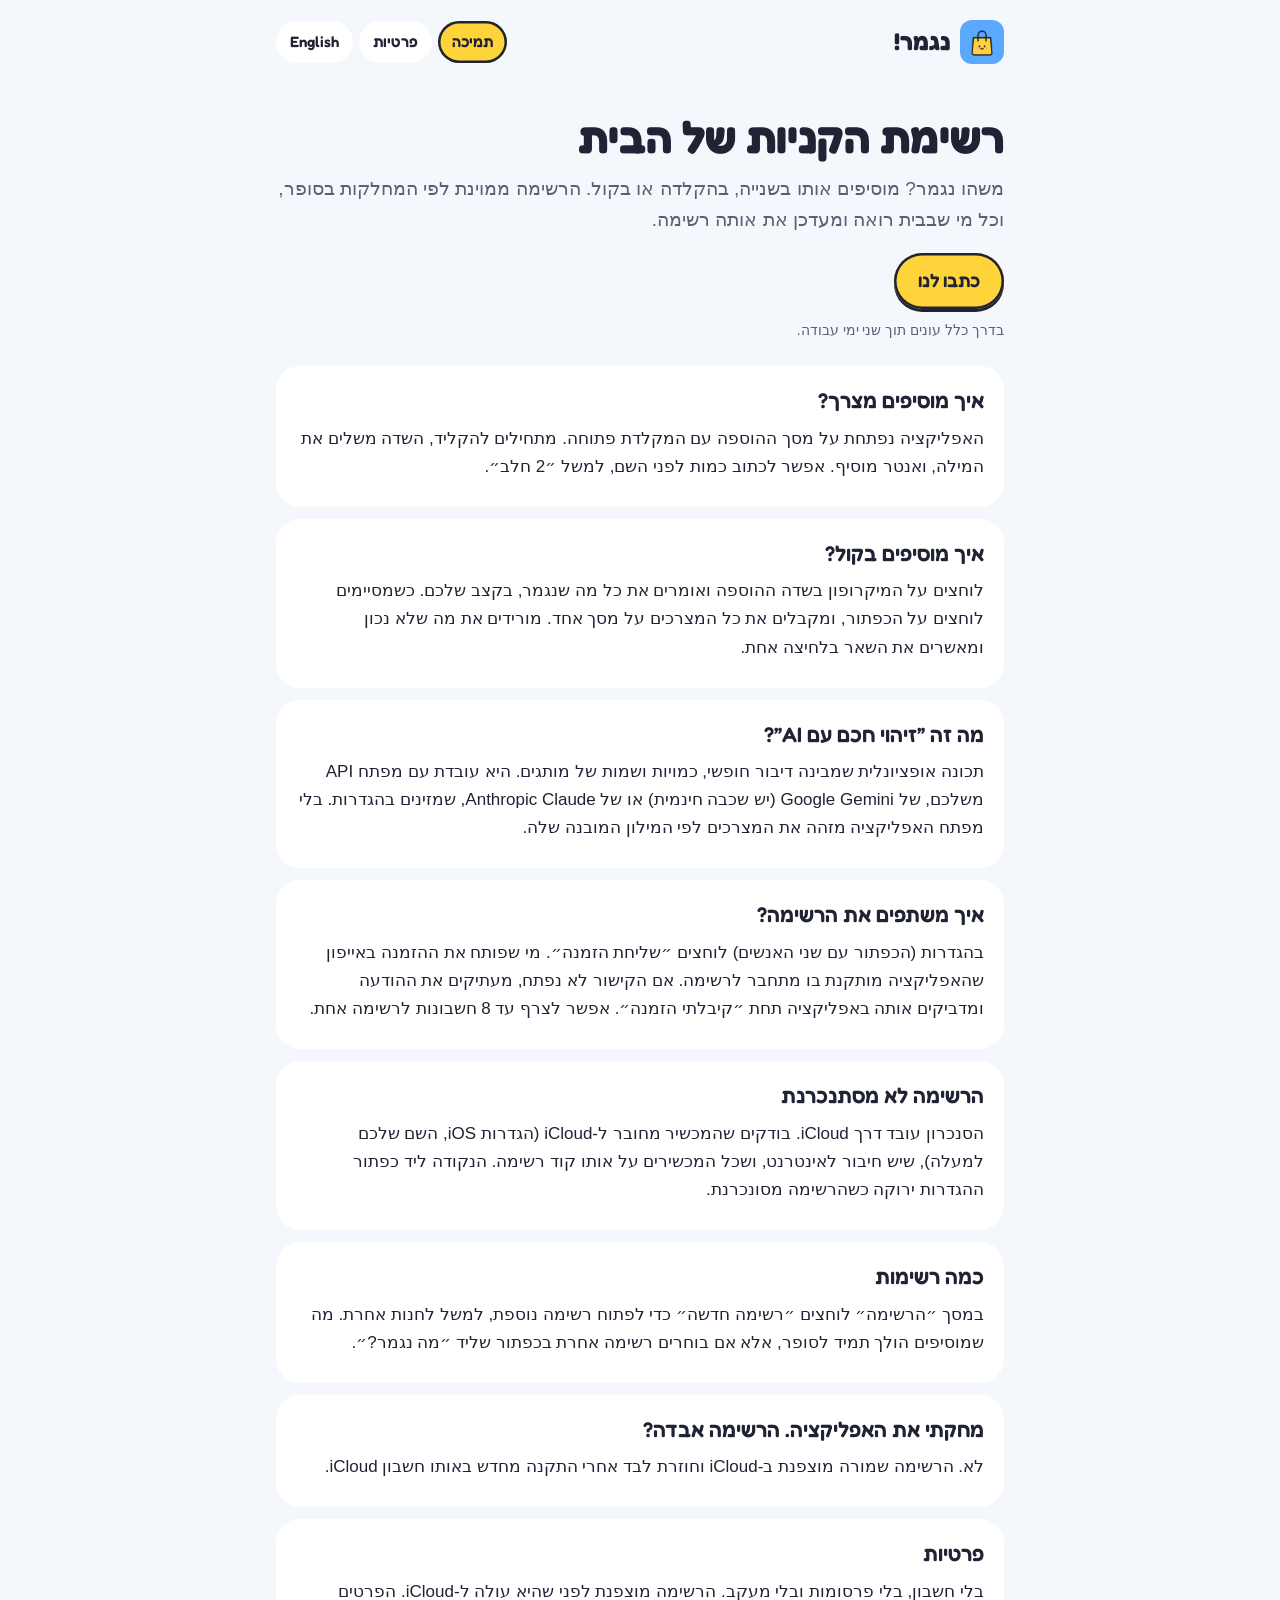
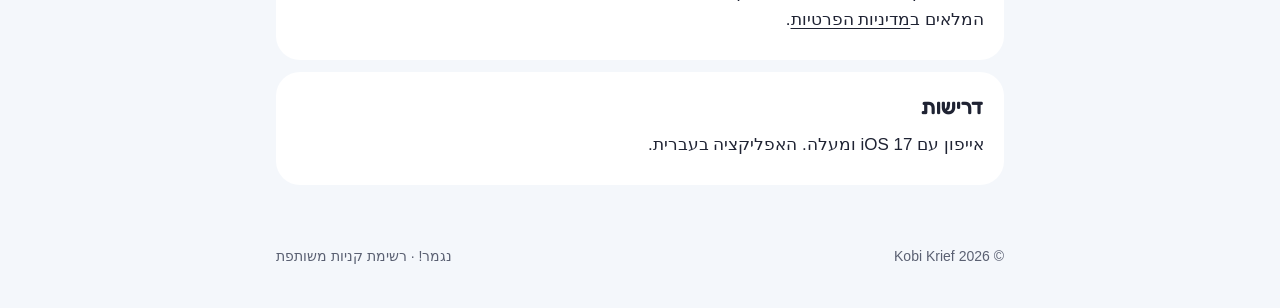
<file: index.html>
<!doctype html>
<html lang="he" dir="rtl">
<head>
<meta charset="utf-8">
<meta name="viewport" content="width=device-width, initial-scale=1">
<title>נגמר! · רשימת קניות משותפת</title>
<meta name="description" content="נגמר! היא רשימת קניות משותפת לאייפון: מוסיפים בהקלדה או בקול, הכול ממוין לפי המחלקות בסופר, ושניכם רואים את אותה רשימה.">
<link rel="icon" href="icon.png">
<link rel="preconnect" href="https://fonts.googleapis.com"><link rel="preconnect" href="https://fonts.gstatic.com" crossorigin>
<link href="https://fonts.googleapis.com/css2?family=Fredoka:wght@500;600;700&display=swap" rel="stylesheet">
<link rel="stylesheet" href="style.css">
</head>
<body>
<header class="top">
  <a class="brand" href="./"><img src="icon.png" alt="">נגמר!</a>
  <nav><a href="./" aria-current="page">תמיכה</a><a href="privacy.html">פרטיות</a><a href="en/" lang="en">English</a></nav>
</header>
<main class="wrap">
  <h1>רשימת הקניות של הבית</h1>
  <p class="lede">משהו נגמר? מוסיפים אותו בשנייה, בהקלדה או בקול. הרשימה ממוינת לפי המחלקות בסופר, וכל מי שבבית רואה ומעדכן את אותה רשימה.</p>
  <a class="btn" href="mailto:particlestudio.co@gmail.com?subject=Nigmar%20support">כתבו לנו</a>
  <p class="meta">בדרך כלל עונים תוך שני ימי עבודה.</p>

  <section>
    <h2>איך מוסיפים מצרך?</h2>
    <p>האפליקציה נפתחת על מסך ההוספה עם המקלדת פתוחה. מתחילים להקליד, השדה משלים את המילה, ואנטר מוסיף. אפשר לכתוב כמות לפני השם, למשל ״2 חלב״.</p>
  </section>
  <section>
    <h2>איך מוסיפים בקול?</h2>
    <p>לוחצים על המיקרופון בשדה ההוספה ואומרים את כל מה שנגמר, בקצב שלכם. כשמסיימים לוחצים על הכפתור, ומקבלים את כל המצרכים על מסך אחד. מורידים את מה שלא נכון ומאשרים את השאר בלחיצה אחת.</p>
  </section>
  <section>
    <h2>מה זה ״זיהוי חכם עם AI״?</h2>
    <p>תכונה אופציונלית שמבינה דיבור חופשי, כמויות ושמות של מותגים. היא עובדת עם מפתח API משלכם, של Google Gemini (יש שכבה חינמית) או של Anthropic Claude, שמזינים בהגדרות. בלי מפתח האפליקציה מזהה את המצרכים לפי המילון המובנה שלה.</p>
  </section>
  <section>
    <h2>איך משתפים את הרשימה?</h2>
    <p>בהגדרות (הכפתור עם שני האנשים) לוחצים ״שליחת הזמנה״. מי שפותח את ההזמנה באייפון שהאפליקציה מותקנת בו מתחבר לרשימה. אם הקישור לא נפתח, מעתיקים את ההודעה ומדביקים אותה באפליקציה תחת ״קיבלתי הזמנה״. אפשר לצרף עד 8 חשבונות לרשימה אחת.</p>
  </section>
  <section>
    <h2>הרשימה לא מסתנכרנת</h2>
    <p>הסנכרון עובד דרך iCloud. בודקים שהמכשיר מחובר ל-iCloud (הגדרות iOS, השם שלכם למעלה), שיש חיבור לאינטרנט, ושכל המכשירים על אותו קוד רשימה. הנקודה ליד כפתור ההגדרות ירוקה כשהרשימה מסונכרנת.</p>
  </section>
  <section>
    <h2>כמה רשימות</h2>
    <p>במסך ״הרשימה״ לוחצים ״רשימה חדשה״ כדי לפתוח רשימה נוספת, למשל לחנות אחרת. מה שמוסיפים הולך תמיד לסופר, אלא אם בוחרים רשימה אחרת בכפתור שליד ״מה נגמר?״.</p>
  </section>
  <section>
    <h2>מחקתי את האפליקציה. הרשימה אבדה?</h2>
    <p>לא. הרשימה שמורה מוצפנת ב-iCloud וחוזרת לבד אחרי התקנה מחדש באותו חשבון iCloud.</p>
  </section>
  <section>
    <h2>פרטיות</h2>
    <p>בלי חשבון, בלי פרסומות ובלי מעקב. הרשימה מוצפנת לפני שהיא עולה ל-iCloud. הפרטים המלאים ב<a href="privacy.html">מדיניות הפרטיות</a>.</p>
  </section>
  <section>
    <h2>דרישות</h2>
    <p>אייפון עם iOS 17 ומעלה. האפליקציה בעברית.</p>
  </section>
</main>
<footer class="foot"><span>© 2026 Kobi Krief</span><span>נגמר! · רשימת קניות משותפת</span></footer>
</body>
</html>
</file>
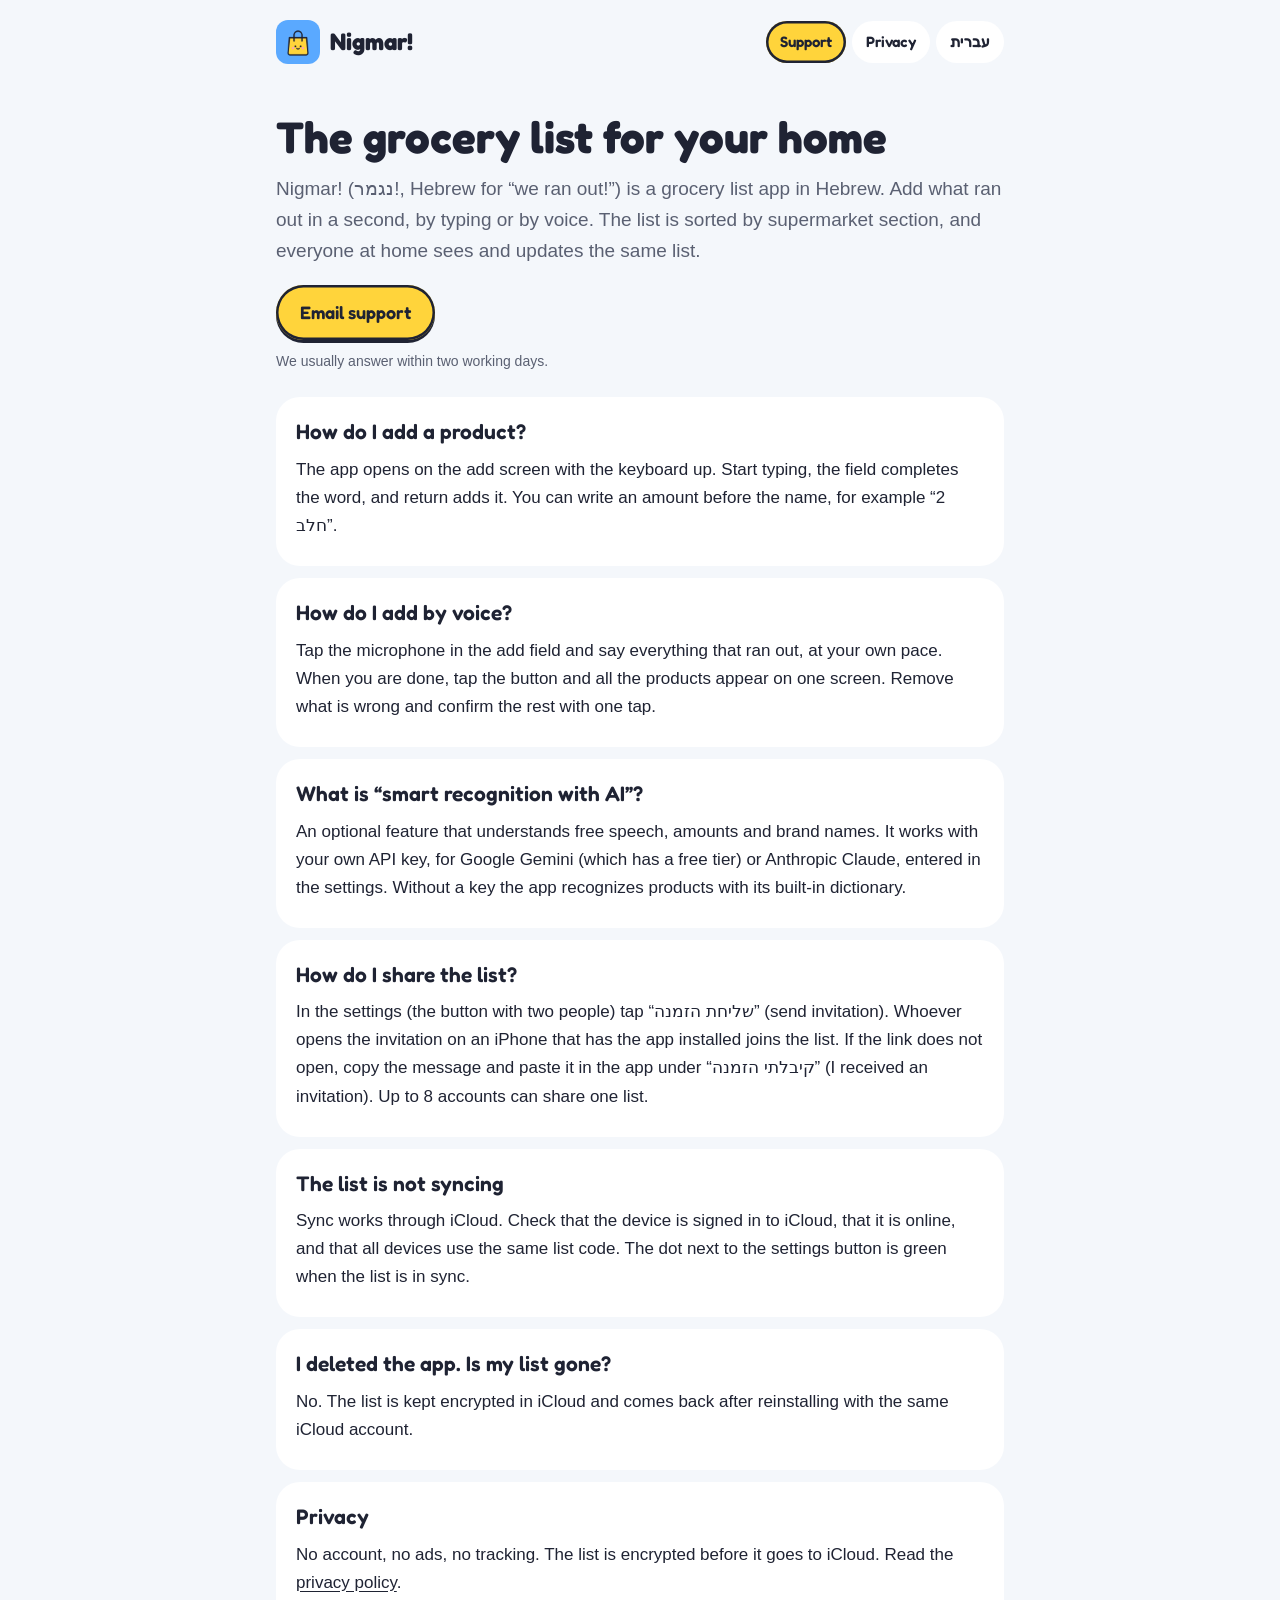
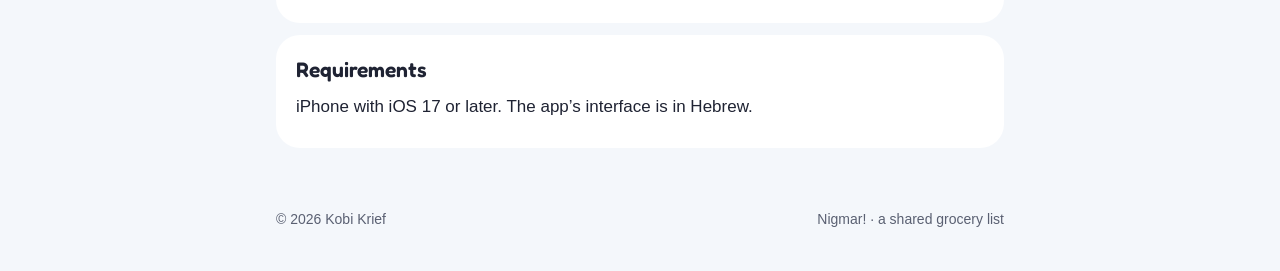
<file: en/index.html>
<!doctype html>
<html lang="en">
<head>
<meta charset="utf-8">
<meta name="viewport" content="width=device-width, initial-scale=1">
<title>Nigmar! · A shared grocery list</title>
<meta name="description" content="Nigmar! (נגמר!) is a shared grocery list for iPhone, in Hebrew: add by typing or by voice, sorted by supermarket section, and everyone at home sees the same list.">
<link rel="icon" href="../icon.png">
<link rel="preconnect" href="https://fonts.googleapis.com"><link rel="preconnect" href="https://fonts.gstatic.com" crossorigin>
<link href="https://fonts.googleapis.com/css2?family=Fredoka:wght@500;600;700&display=swap" rel="stylesheet">
<link rel="stylesheet" href="../style.css">
</head>
<body>
<header class="top">
  <a class="brand" href="./"><img src="../icon.png" alt="">Nigmar!</a>
  <nav><a href="./" aria-current="page">Support</a><a href="privacy.html">Privacy</a><a href="../" lang="he">עברית</a></nav>
</header>
<main class="wrap">
  <h1>The grocery list for your home</h1>
  <p class="lede">Nigmar! (נגמר!, Hebrew for “we ran out!”) is a grocery list app in Hebrew. Add what ran out in a second, by typing or by voice. The list is sorted by supermarket section, and everyone at home sees and updates the same list.</p>
  <a class="btn" href="mailto:particlestudio.co@gmail.com?subject=Nigmar%20support">Email support</a>
  <p class="meta">We usually answer within two working days.</p>

  <section>
    <h2>How do I add a product?</h2>
    <p>The app opens on the add screen with the keyboard up. Start typing, the field completes the word, and return adds it. You can write an amount before the name, for example “2 חלב”.</p>
  </section>
  <section>
    <h2>How do I add by voice?</h2>
    <p>Tap the microphone in the add field and say everything that ran out, at your own pace. When you are done, tap the button and all the products appear on one screen. Remove what is wrong and confirm the rest with one tap.</p>
  </section>
  <section>
    <h2>What is “smart recognition with AI”?</h2>
    <p>An optional feature that understands free speech, amounts and brand names. It works with your own API key, for Google Gemini (which has a free tier) or Anthropic Claude, entered in the settings. Without a key the app recognizes products with its built-in dictionary.</p>
  </section>
  <section>
    <h2>How do I share the list?</h2>
    <p>In the settings (the button with two people) tap “שליחת הזמנה” (send invitation). Whoever opens the invitation on an iPhone that has the app installed joins the list. If the link does not open, copy the message and paste it in the app under “קיבלתי הזמנה” (I received an invitation). Up to 8 accounts can share one list.</p>
  </section>
  <section>
    <h2>The list is not syncing</h2>
    <p>Sync works through iCloud. Check that the device is signed in to iCloud, that it is online, and that all devices use the same list code. The dot next to the settings button is green when the list is in sync.</p>
  </section>
  <section>
    <h2>I deleted the app. Is my list gone?</h2>
    <p>No. The list is kept encrypted in iCloud and comes back after reinstalling with the same iCloud account.</p>
  </section>
  <section>
    <h2>Privacy</h2>
    <p>No account, no ads, no tracking. The list is encrypted before it goes to iCloud. Read the <a href="privacy.html">privacy policy</a>.</p>
  </section>
  <section>
    <h2>Requirements</h2>
    <p>iPhone with iOS 17 or later. The app’s interface is in Hebrew.</p>
  </section>
</main>
<footer class="foot"><span>© 2026 Kobi Krief</span><span>Nigmar! · a shared grocery list</span></footer>
</body>
</html>
</file>
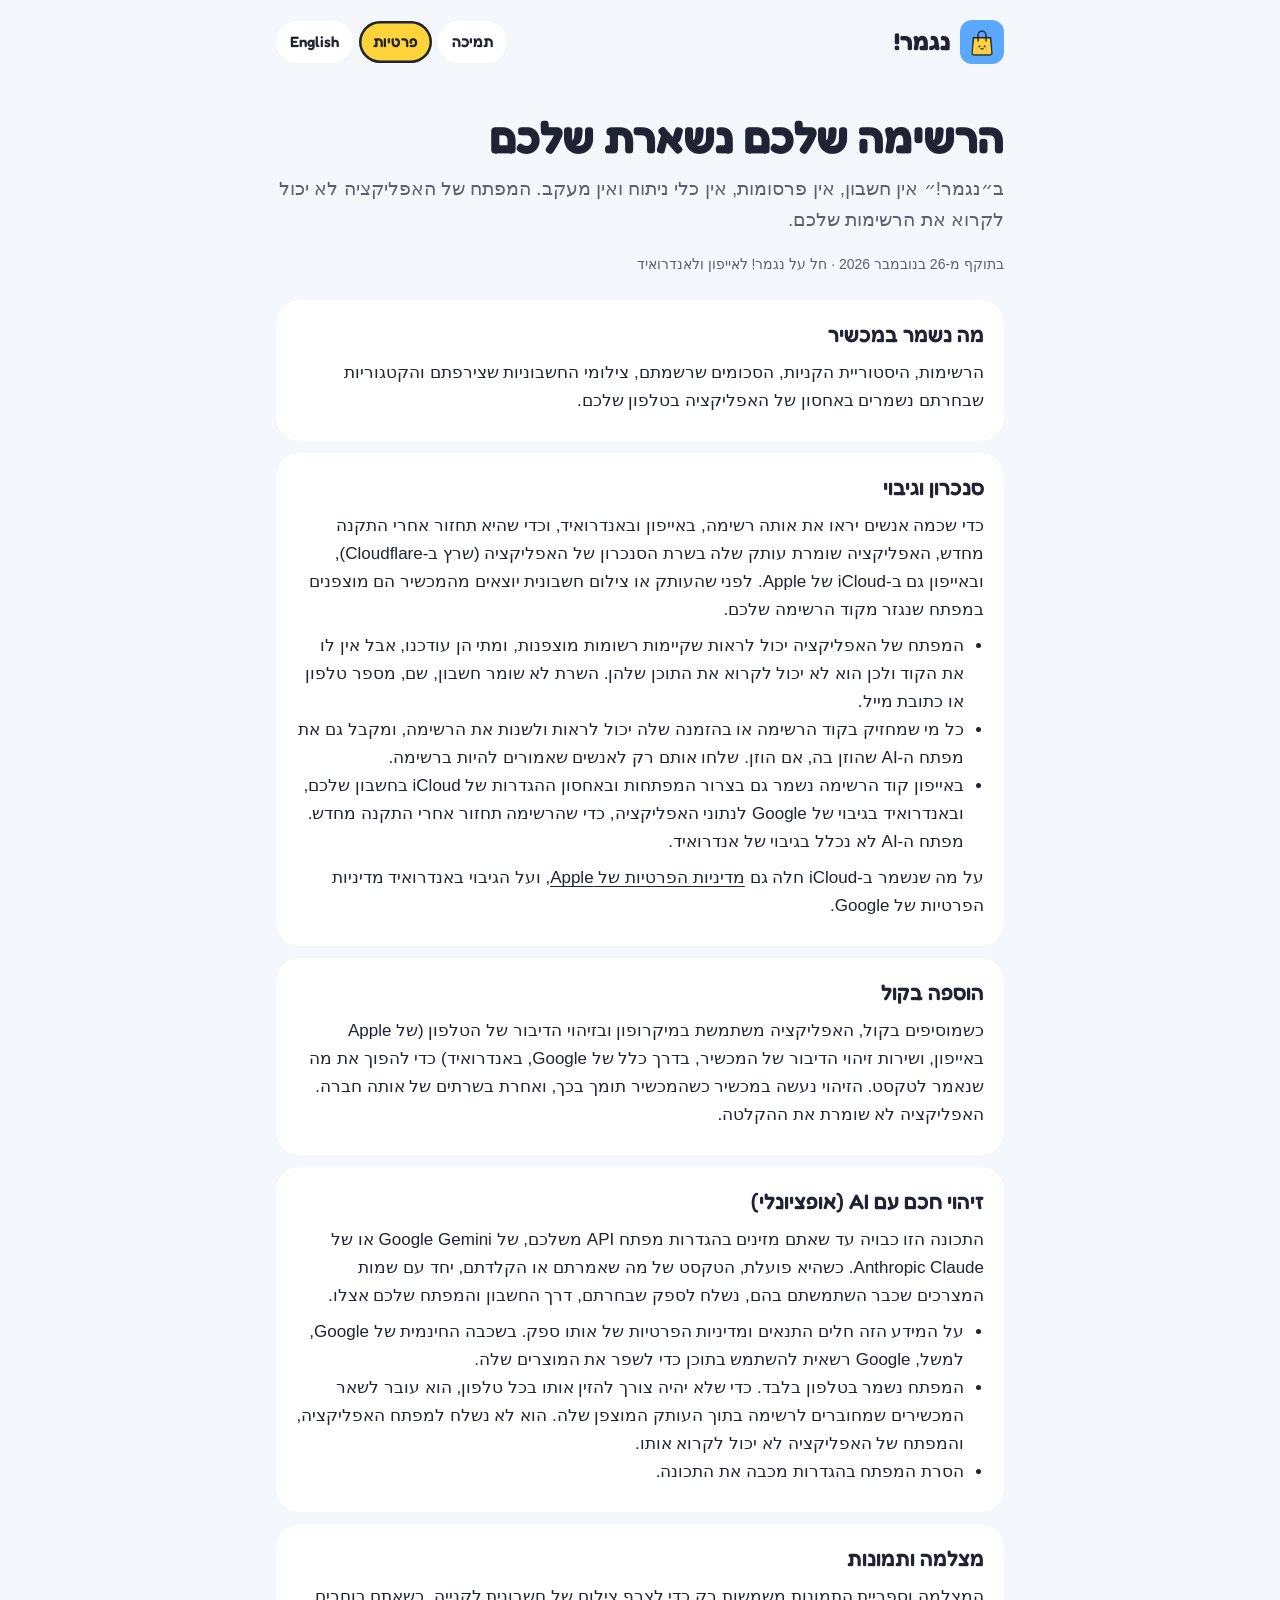
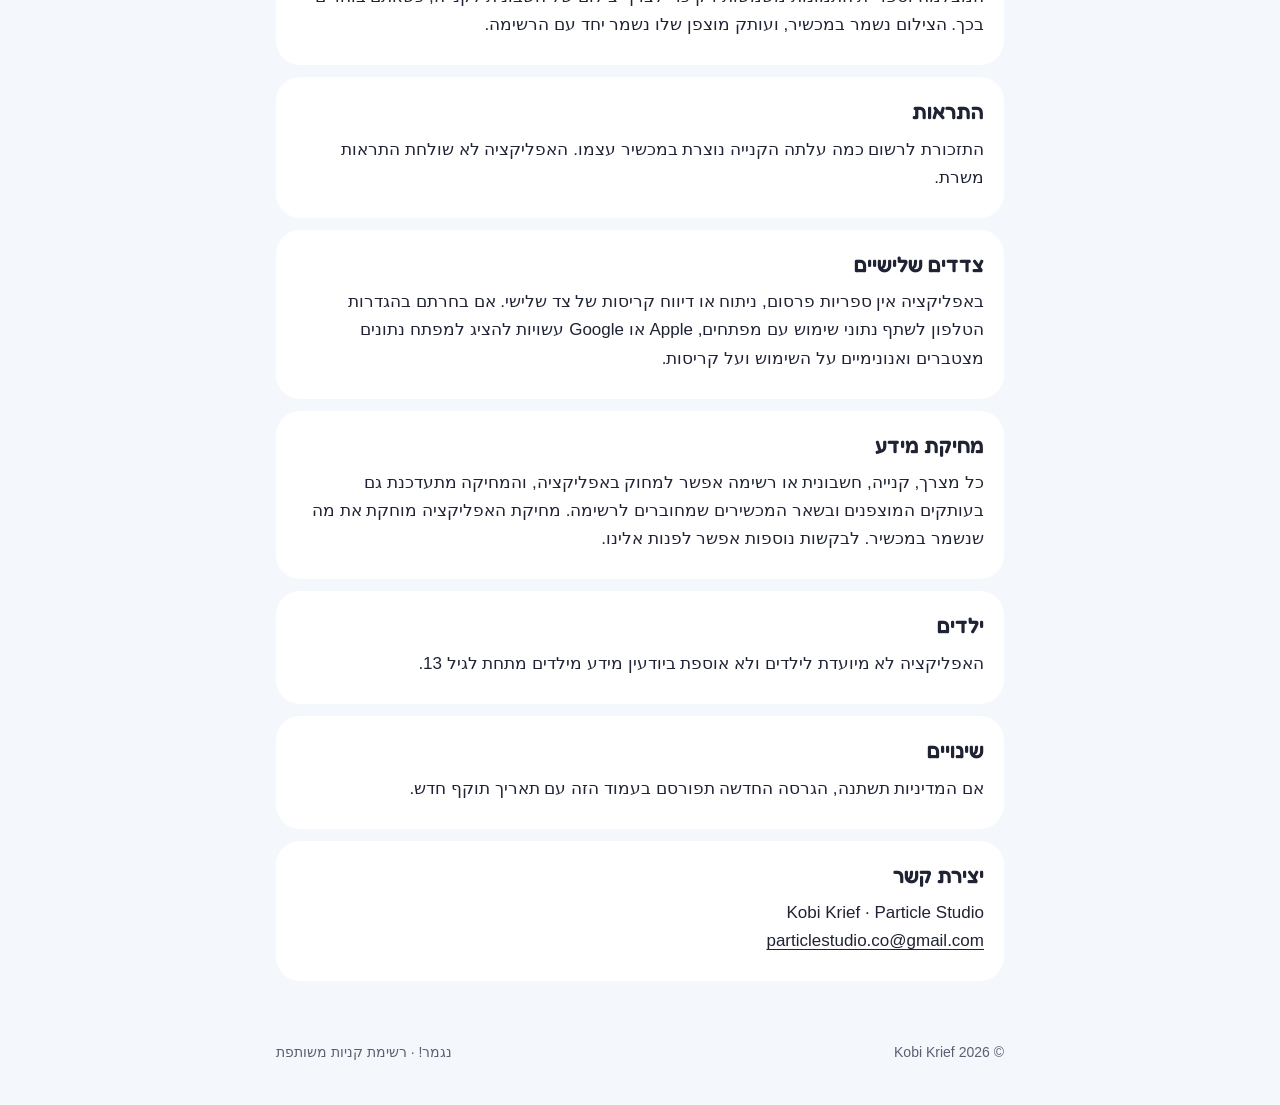
<file: privacy.html>
<!doctype html>
<html lang="he" dir="rtl">
<head>
<meta charset="utf-8">
<meta name="viewport" content="width=device-width, initial-scale=1">
<title>נגמר! · מדיניות פרטיות</title>
<meta name="description" content="מדיניות הפרטיות של נגמר!, רשימת קניות משותפת לאייפון. בלי חשבון, בלי פרסומות ובלי מעקב.">
<link rel="icon" href="icon.png">
<link rel="preconnect" href="https://fonts.googleapis.com"><link rel="preconnect" href="https://fonts.gstatic.com" crossorigin>
<link href="https://fonts.googleapis.com/css2?family=Fredoka:wght@500;600;700&display=swap" rel="stylesheet">
<link rel="stylesheet" href="style.css">
</head>
<body>
<header class="top">
  <a class="brand" href="./"><img src="icon.png" alt="">נגמר!</a>
  <nav><a href="./">תמיכה</a><a href="privacy.html" aria-current="page">פרטיות</a><a href="en/privacy.html" lang="en">English</a></nav>
</header>
<main class="wrap">
  <h1>הרשימה שלכם נשארת שלכם</h1>
  <p class="lede">ב״נגמר!״ אין חשבון, אין פרסומות, אין כלי ניתוח ואין מעקב. המפתח של האפליקציה לא יכול לקרוא את הרשימות שלכם.</p>
  <p class="meta">בתוקף מ-26 בנובמבר 2026 · חל על נגמר! לאייפון ולאנדרואיד</p>

  <section>
    <h2>מה נשמר במכשיר</h2>
    <p>הרשימות, היסטוריית הקניות, הסכומים שרשמתם, צילומי החשבוניות שצירפתם והקטגוריות שבחרתם נשמרים באחסון של האפליקציה בטלפון שלכם.</p>
  </section>
  <section>
    <h2>סנכרון וגיבוי</h2>
    <p>כדי שכמה אנשים יראו את אותה רשימה, באייפון ובאנדרואיד, וכדי שהיא תחזור אחרי התקנה מחדש, האפליקציה שומרת עותק שלה בשרת הסנכרון של האפליקציה (שרץ ב-Cloudflare), ובאייפון גם ב-iCloud של Apple. לפני שהעותק או צילום חשבונית יוצאים מהמכשיר הם מוצפנים במפתח שנגזר מקוד הרשימה שלכם.</p>
    <ul>
      <li>המפתח של האפליקציה יכול לראות שקיימות רשומות מוצפנות, ומתי הן עודכנו, אבל אין לו את הקוד ולכן הוא לא יכול לקרוא את התוכן שלהן. השרת לא שומר חשבון, שם, מספר טלפון או כתובת מייל.</li>
      <li>כל מי שמחזיק בקוד הרשימה או בהזמנה שלה יכול לראות ולשנות את הרשימה, ומקבל גם את מפתח ה-AI שהוזן בה, אם הוזן. שלחו אותם רק לאנשים שאמורים להיות ברשימה.</li>
      <li>באייפון קוד הרשימה נשמר גם בצרור המפתחות ובאחסון ההגדרות של iCloud בחשבון שלכם, ובאנדרואיד בגיבוי של Google לנתוני האפליקציה, כדי שהרשימה תחזור אחרי התקנה מחדש. מפתח ה-AI לא נכלל בגיבוי של אנדרואיד.</li>
    </ul>
    <p>על מה שנשמר ב-iCloud חלה גם <a href="https://www.apple.com/legal/privacy/">מדיניות הפרטיות של Apple</a>, ועל הגיבוי באנדרואיד מדיניות הפרטיות של Google.</p>
  </section>
  <section>
    <h2>הוספה בקול</h2>
    <p>כשמוסיפים בקול, האפליקציה משתמשת במיקרופון ובזיהוי הדיבור של הטלפון (של Apple באייפון, ושירות זיהוי הדיבור של המכשיר, בדרך כלל של Google, באנדרואיד) כדי להפוך את מה שנאמר לטקסט. הזיהוי נעשה במכשיר כשהמכשיר תומך בכך, ואחרת בשרתים של אותה חברה. האפליקציה לא שומרת את ההקלטה.</p>
  </section>
  <section>
    <h2>זיהוי חכם עם AI (אופציונלי)</h2>
    <p>התכונה הזו כבויה עד שאתם מזינים בהגדרות מפתח API משלכם, של Google Gemini או של Anthropic Claude. כשהיא פועלת, הטקסט של מה שאמרתם או הקלדתם, יחד עם שמות המצרכים שכבר השתמשתם בהם, נשלח לספק שבחרתם, דרך החשבון והמפתח שלכם אצלו.</p>
    <ul>
      <li>על המידע הזה חלים התנאים ומדיניות הפרטיות של אותו ספק. בשכבה החינמית של Google, למשל, Google רשאית להשתמש בתוכן כדי לשפר את המוצרים שלה.</li>
      <li>המפתח נשמר בטלפון בלבד. כדי שלא יהיה צורך להזין אותו בכל טלפון, הוא עובר לשאר המכשירים שמחוברים לרשימה בתוך העותק המוצפן שלה. הוא לא נשלח למפתח האפליקציה, והמפתח של האפליקציה לא יכול לקרוא אותו.</li>
      <li>הסרת המפתח בהגדרות מכבה את התכונה.</li>
    </ul>
  </section>
  <section>
    <h2>מצלמה ותמונות</h2>
    <p>המצלמה וספריית התמונות משמשות רק כדי לצרף צילום של חשבונית לקנייה, כשאתם בוחרים בכך. הצילום נשמר במכשיר, ועותק מוצפן שלו נשמר יחד עם הרשימה.</p>
  </section>
  <section>
    <h2>התראות</h2>
    <p>התזכורת לרשום כמה עלתה הקנייה נוצרת במכשיר עצמו. האפליקציה לא שולחת התראות משרת.</p>
  </section>
  <section>
    <h2>צדדים שלישיים</h2>
    <p>באפליקציה אין ספריות פרסום, ניתוח או דיווח קריסות של צד שלישי. אם בחרתם בהגדרות הטלפון לשתף נתוני שימוש עם מפתחים, Apple או Google עשויות להציג למפתח נתונים מצטברים ואנונימיים על השימוש ועל קריסות.</p>
  </section>
  <section>
    <h2>מחיקת מידע</h2>
    <p>כל מצרך, קנייה, חשבונית או רשימה אפשר למחוק באפליקציה, והמחיקה מתעדכנת גם בעותקים המוצפנים ובשאר המכשירים שמחוברים לרשימה. מחיקת האפליקציה מוחקת את מה שנשמר במכשיר. לבקשות נוספות אפשר לפנות אלינו.</p>
  </section>
  <section>
    <h2>ילדים</h2>
    <p>האפליקציה לא מיועדת לילדים ולא אוספת ביודעין מידע מילדים מתחת לגיל 13.</p>
  </section>
  <section>
    <h2>שינויים</h2>
    <p>אם המדיניות תשתנה, הגרסה החדשה תפורסם בעמוד הזה עם תאריך תוקף חדש.</p>
  </section>
  <section>
    <h2>יצירת קשר</h2>
    <p>Kobi Krief · Particle Studio<br><a href="mailto:particlestudio.co@gmail.com?subject=Nigmar%20privacy">particlestudio.co@gmail.com</a></p>
  </section>
</main>
<footer class="foot"><span>© 2026 Kobi Krief</span><span>נגמר! · רשימת קניות משותפת</span></footer>
</body>
</html>
</file>
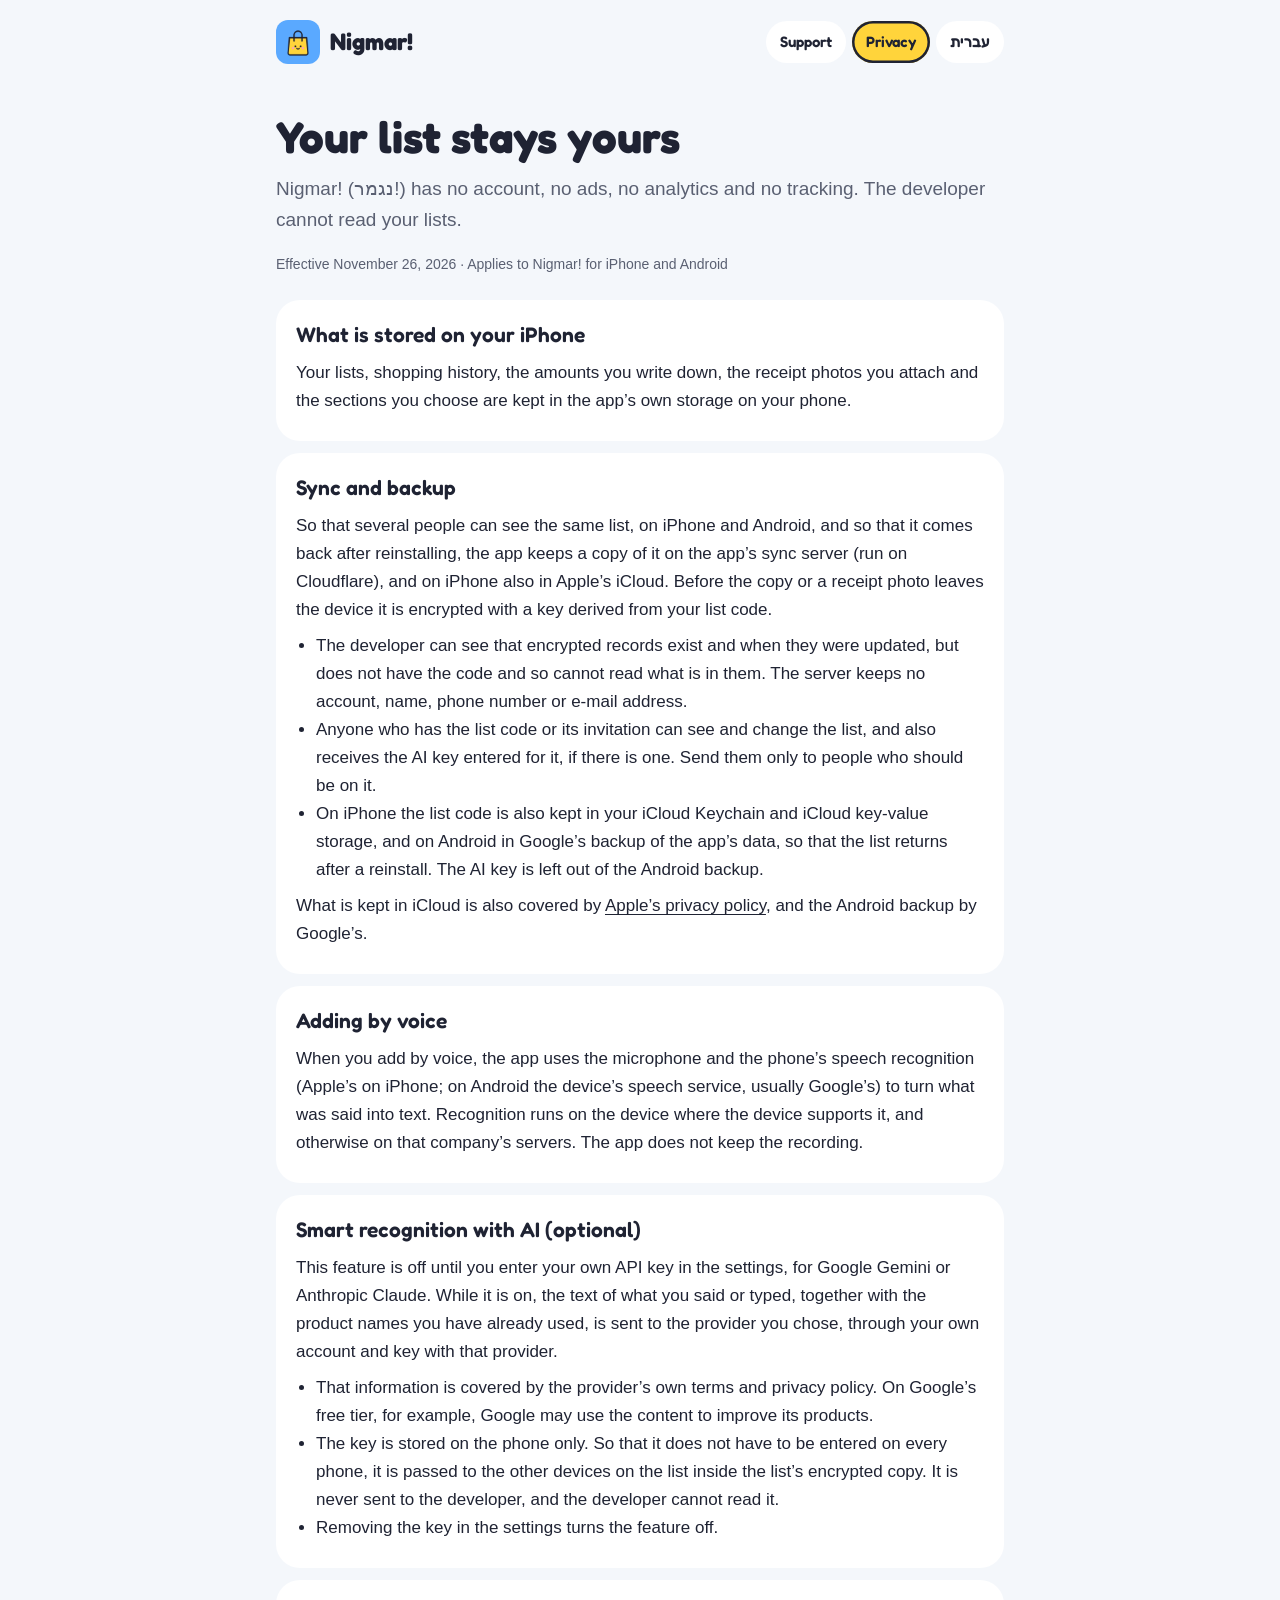
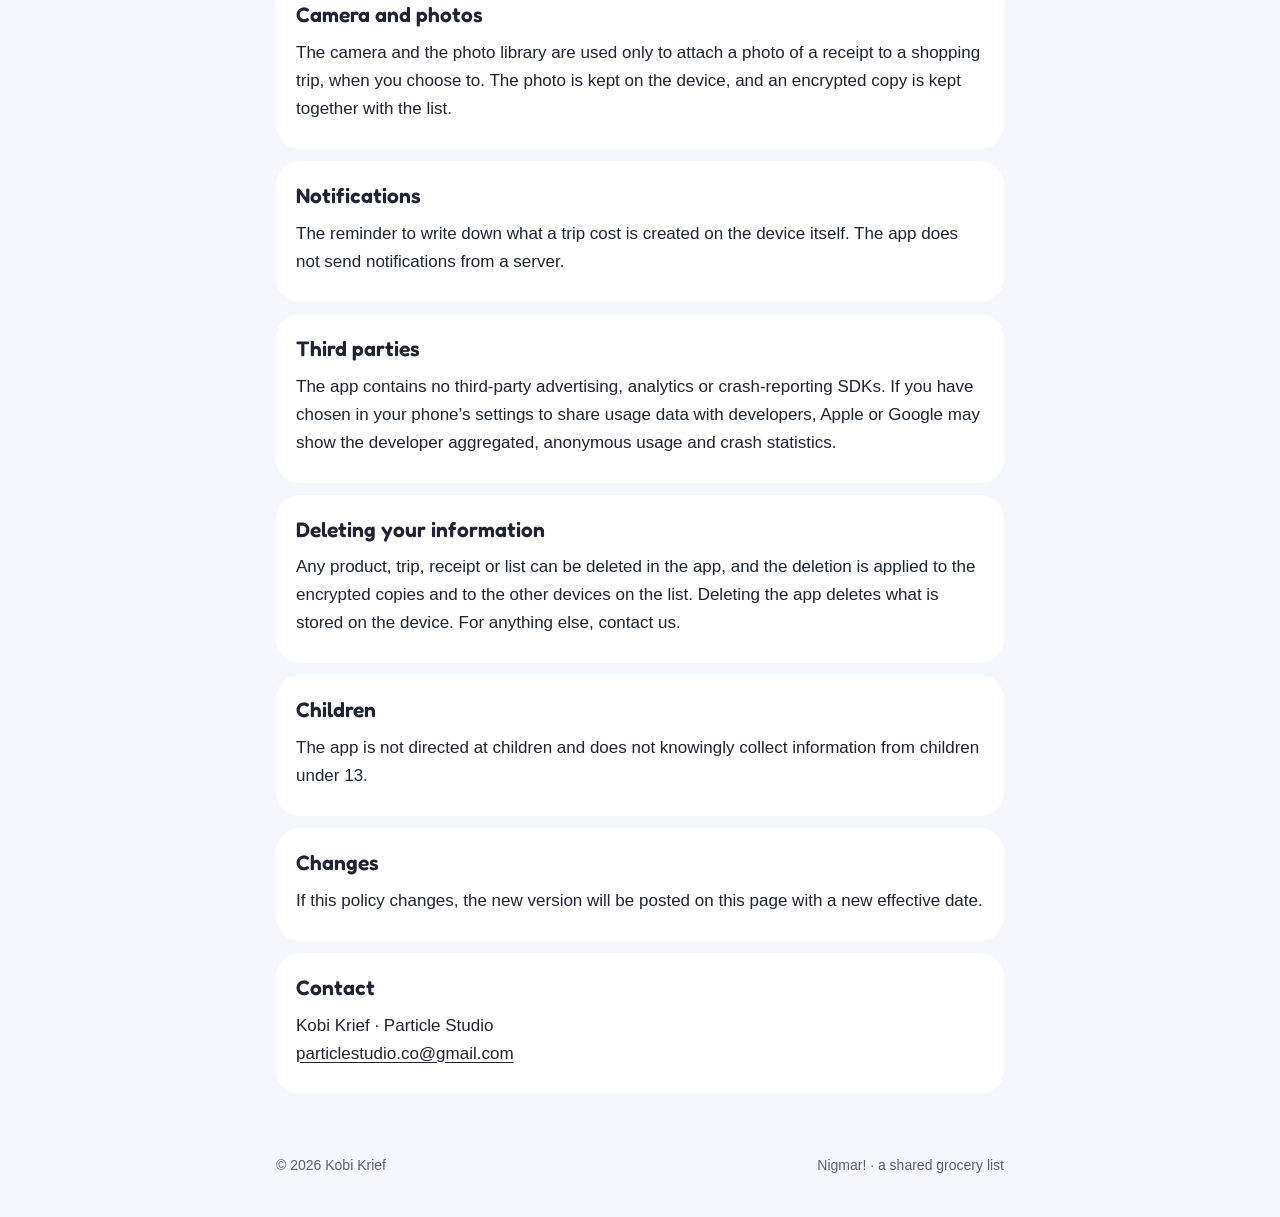
<file: en/privacy.html>
<!doctype html>
<html lang="en">
<head>
<meta charset="utf-8">
<meta name="viewport" content="width=device-width, initial-scale=1">
<title>Nigmar! · Privacy Policy</title>
<meta name="description" content="Privacy policy of Nigmar! (נגמר!), a shared grocery list for iPhone. No account, no ads, no tracking.">
<link rel="icon" href="../icon.png">
<link rel="preconnect" href="https://fonts.googleapis.com"><link rel="preconnect" href="https://fonts.gstatic.com" crossorigin>
<link href="https://fonts.googleapis.com/css2?family=Fredoka:wght@500;600;700&display=swap" rel="stylesheet">
<link rel="stylesheet" href="../style.css">
</head>
<body>
<header class="top">
  <a class="brand" href="./"><img src="../icon.png" alt="">Nigmar!</a>
  <nav><a href="./">Support</a><a href="privacy.html" aria-current="page">Privacy</a><a href="../privacy.html" lang="he">עברית</a></nav>
</header>
<main class="wrap">
  <h1>Your list stays yours</h1>
  <p class="lede">Nigmar! (נגמר!) has no account, no ads, no analytics and no tracking. The developer cannot read your lists.</p>
  <p class="meta">Effective November 26, 2026 · Applies to Nigmar! for iPhone and Android</p>

  <section>
    <h2>What is stored on your iPhone</h2>
    <p>Your lists, shopping history, the amounts you write down, the receipt photos you attach and the sections you choose are kept in the app’s own storage on your phone.</p>
  </section>
  <section>
    <h2>Sync and backup</h2>
    <p>So that several people can see the same list, on iPhone and Android, and so that it comes back after reinstalling, the app keeps a copy of it on the app’s sync server (run on Cloudflare), and on iPhone also in Apple’s iCloud. Before the copy or a receipt photo leaves the device it is encrypted with a key derived from your list code.</p>
    <ul>
      <li>The developer can see that encrypted records exist and when they were updated, but does not have the code and so cannot read what is in them. The server keeps no account, name, phone number or e-mail address.</li>
      <li>Anyone who has the list code or its invitation can see and change the list, and also receives the AI key entered for it, if there is one. Send them only to people who should be on it.</li>
      <li>On iPhone the list code is also kept in your iCloud Keychain and iCloud key-value storage, and on Android in Google’s backup of the app’s data, so that the list returns after a reinstall. The AI key is left out of the Android backup.</li>
    </ul>
    <p>What is kept in iCloud is also covered by <a href="https://www.apple.com/legal/privacy/">Apple’s privacy policy</a>, and the Android backup by Google’s.</p>
  </section>
  <section>
    <h2>Adding by voice</h2>
    <p>When you add by voice, the app uses the microphone and the phone’s speech recognition (Apple’s on iPhone; on Android the device’s speech service, usually Google’s) to turn what was said into text. Recognition runs on the device where the device supports it, and otherwise on that company’s servers. The app does not keep the recording.</p>
  </section>
  <section>
    <h2>Smart recognition with AI (optional)</h2>
    <p>This feature is off until you enter your own API key in the settings, for Google Gemini or Anthropic Claude. While it is on, the text of what you said or typed, together with the product names you have already used, is sent to the provider you chose, through your own account and key with that provider.</p>
    <ul>
      <li>That information is covered by the provider’s own terms and privacy policy. On Google’s free tier, for example, Google may use the content to improve its products.</li>
      <li>The key is stored on the phone only. So that it does not have to be entered on every phone, it is passed to the other devices on the list inside the list’s encrypted copy. It is never sent to the developer, and the developer cannot read it.</li>
      <li>Removing the key in the settings turns the feature off.</li>
    </ul>
  </section>
  <section>
    <h2>Camera and photos</h2>
    <p>The camera and the photo library are used only to attach a photo of a receipt to a shopping trip, when you choose to. The photo is kept on the device, and an encrypted copy is kept together with the list.</p>
  </section>
  <section>
    <h2>Notifications</h2>
    <p>The reminder to write down what a trip cost is created on the device itself. The app does not send notifications from a server.</p>
  </section>
  <section>
    <h2>Third parties</h2>
    <p>The app contains no third-party advertising, analytics or crash-reporting SDKs. If you have chosen in your phone’s settings to share usage data with developers, Apple or Google may show the developer aggregated, anonymous usage and crash statistics.</p>
  </section>
  <section>
    <h2>Deleting your information</h2>
    <p>Any product, trip, receipt or list can be deleted in the app, and the deletion is applied to the encrypted copies and to the other devices on the list. Deleting the app deletes what is stored on the device. For anything else, contact us.</p>
  </section>
  <section>
    <h2>Children</h2>
    <p>The app is not directed at children and does not knowingly collect information from children under 13.</p>
  </section>
  <section>
    <h2>Changes</h2>
    <p>If this policy changes, the new version will be posted on this page with a new effective date.</p>
  </section>
  <section>
    <h2>Contact</h2>
    <p>Kobi Krief · Particle Studio<br><a href="mailto:particlestudio.co@gmail.com?subject=Nigmar%20privacy">particlestudio.co@gmail.com</a></p>
  </section>
</main>
<footer class="foot"><span>© 2026 Kobi Krief</span><span>Nigmar! · a shared grocery list</span></footer>
</body>
</html>
</file>
<file: style.css>
:root{--ink:#1F2333;--ground:#F4F7FB;--muted:#5A6072;--yellow:#FFD43B;--soft:#FFE48A;--card:#fff}
*{box-sizing:border-box}
html{-webkit-text-size-adjust:100%}
body{margin:0;background:var(--ground);color:var(--ink);font-family:-apple-system,BlinkMacSystemFont,"Segoe UI","Rubik","Heebo",Arial,sans-serif;font-size:17px;line-height:1.65}
a{color:var(--ink);text-underline-offset:3px}
.top{display:flex;align-items:center;justify-content:space-between;gap:12px;max-width:760px;margin:0 auto;padding:20px 16px 8px}
.brand{display:flex;align-items:center;gap:10px;font-family:"Fredoka",sans-serif;font-weight:700;font-size:24px;text-decoration:none}
.brand img{width:44px;height:44px;border-radius:12px}
nav{display:flex;gap:6px;flex-wrap:wrap}
nav a{font-family:"Fredoka",sans-serif;font-weight:600;font-size:15px;text-decoration:none;padding:9px 14px;border-radius:999px;background:var(--card)}
nav a[aria-current=page]{background:var(--yellow);box-shadow:inset 0 0 0 2.5px var(--ink)}
.wrap{max-width:760px;margin:0 auto;padding:16px 16px 48px}
h1{font-family:"Fredoka",sans-serif;font-weight:700;font-size:clamp(30px,7vw,44px);line-height:1.15;margin:24px 0 10px}
.lede{font-size:19px;color:var(--muted);margin:0 0 18px}
.meta{font-size:14px;color:var(--muted);margin:10px 0 24px}
section{background:var(--card);border-radius:24px;padding:18px 20px;margin:12px 0}
h2{font-family:"Fredoka",sans-serif;font-weight:600;font-size:21px;margin:0 0 6px}
section p,section ul{margin:0 0 8px}
section ul{padding-inline-start:20px}
.btn{display:inline-block;font-family:"Fredoka",sans-serif;font-weight:600;font-size:18px;text-decoration:none;padding:13px 24px;border-radius:999px;background:var(--yellow);box-shadow:inset 0 0 0 2.5px var(--ink),0 3px 0 var(--ink)}
.foot{max-width:760px;margin:0 auto;padding:0 16px 40px;color:var(--muted);font-size:14px;display:flex;justify-content:space-between;gap:12px;flex-wrap:wrap}
code{background:var(--ground);padding:1px 6px;border-radius:6px;font-size:.92em}
</file>
